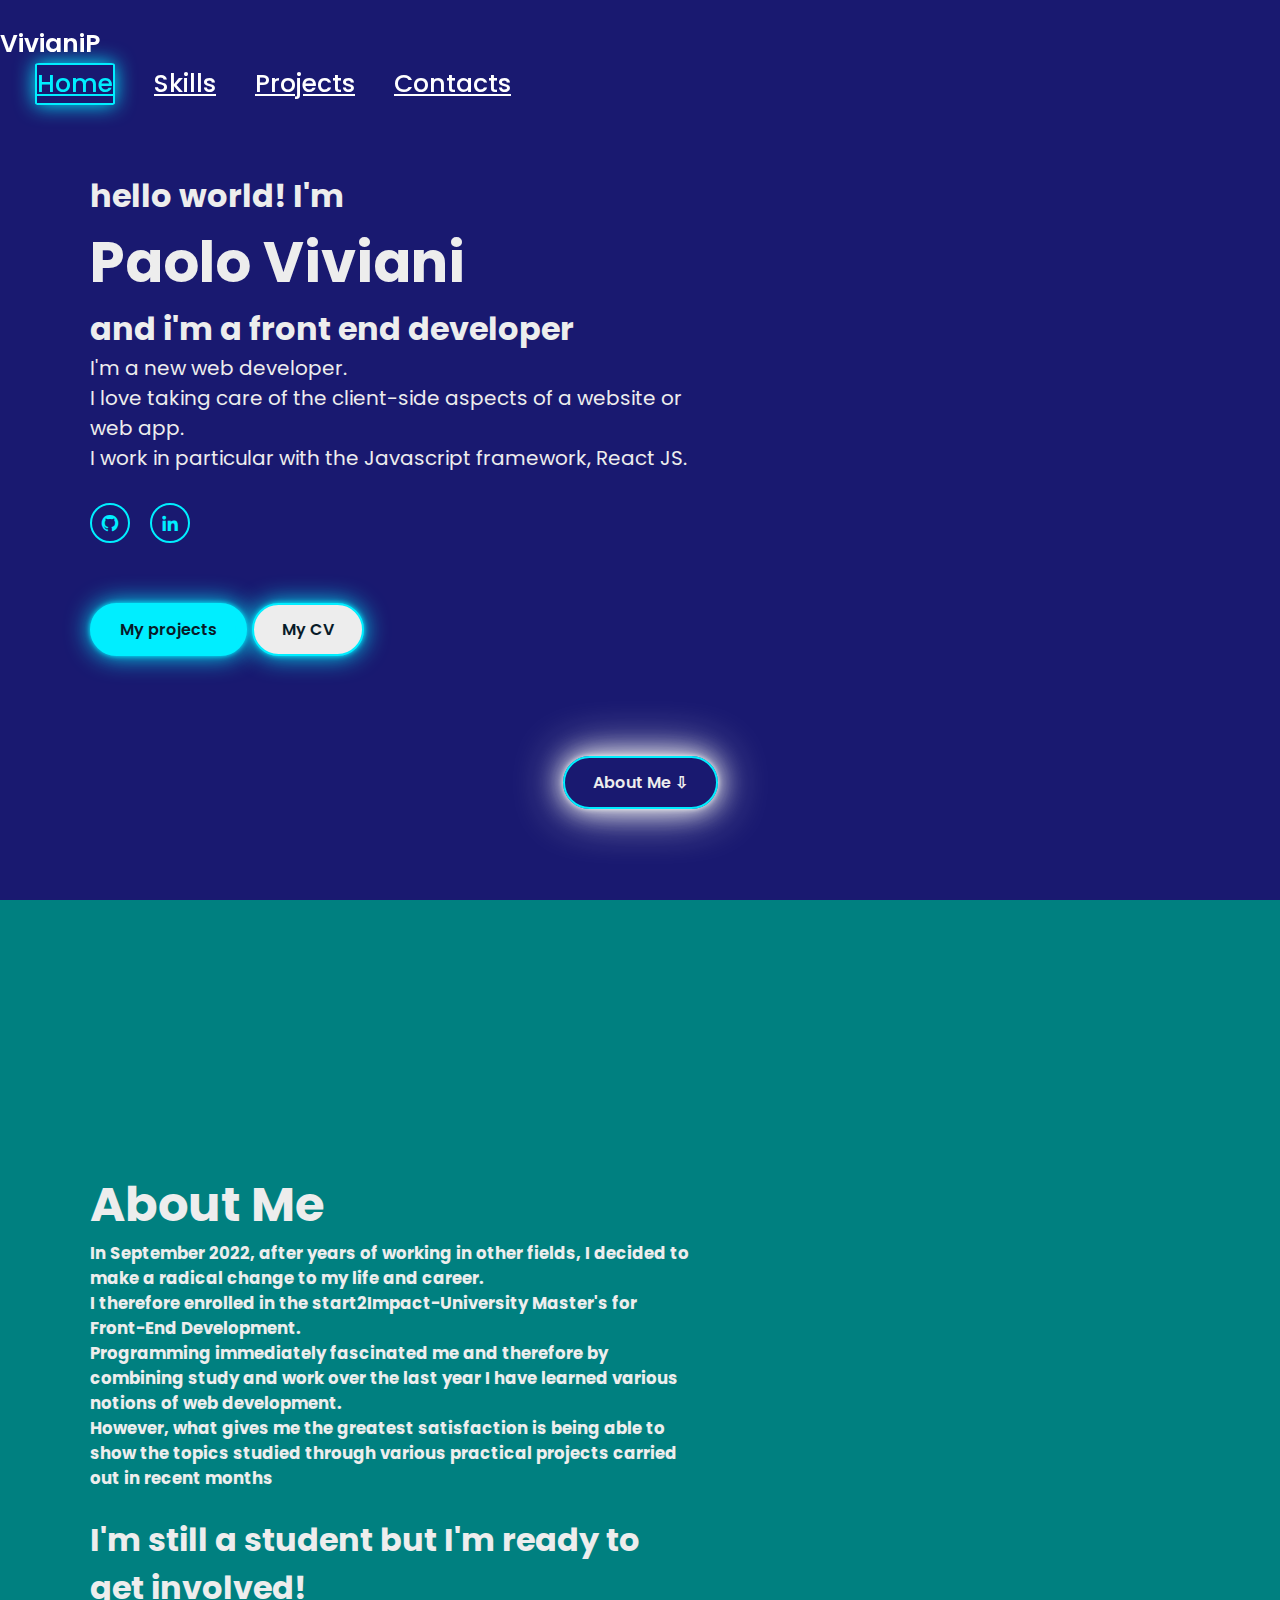
<file: index.html>
<!DOCTYPE html>
<html lang="en">
<head>
    <meta charset="UTF-8">
    <meta name="viewport" content="width=device-width, initial-scale=0.8">
    <link rel="preconnect" href="https://fonts.googleapis.com">
    <link rel="preconnect" href="https://fonts.gstatic.com" crossorigin>
    <link href="https://fonts.googleapis.com/css2?family=Poppins:ital,wght@0,200;0,300;0,400;0,600;0,700;0,900;1,200;1,300;1,400;1,600;1,700;1,900&display=swap" rel="stylesheet">
    <link href="https://cdn.jsdelivr.net/npm/bootstrap@5.3.1/dist/css/bootstrap.min.css" rel="stylesheet" integrity="sha384-4bw+/aepP/YC94hEpVNVgiZdgIC5+VKNBQNGCHeKRQN+PtmoHDEXuppvnDJzQIu9" crossorigin="anonymous">
    <link rel="stylesheet" href="assets/style.css">
    <link href='https://unpkg.com/boxicons@2.1.4/css/boxicons.min.css' rel='stylesheet'>
    <link rel="icon" href="./assets/images/Logo_vp.png" type="image/png">
    <title>Paolo Viviani | Front-end Developer</title>
    <!-- Facebook Open Graph -->
    <meta property="og:title" content="Portfolio | Paolo Viviani" />
    <meta property="og:type" content="website" />
    <meta property="og:description" content="My first HTML and CSS Website" />
    <meta property="og:url" content="https://paolovv.github.io/ProgettoHtmlCss-paoloViviani/" />
    <meta property="og:image" content="https://paolovv.github.io/ProgettoHtmlCss-paoloViviani/assets/images/sfondo_occhiali_codice.jpg" />
    <!-- Twitter Open Graph -->
    <meta name="twitter:card" content="summary_large_image" />
</head>
<body>
  <header class="header header-no-scrolled" id="navbar">
    <nav class="navbar navbar-expand-md w-100">
      <div class="container-fluid logo-container mx-4 p-0 w-100 d-flex justify-content-between">
        <a href="#" class="logo">VivianiP</a>
        <button class="btn-toggle" type="button" data-bs-toggle="collapse" data-bs-target="#navbarNavDropdown" aria-controls="navbarNavDropdown" aria-expanded="false" aria-label="Toggle navigation">
            <i class='bx bx-menu'></i>
        </button>
        
        <div class="collapse navbar-collapse hidden-menu" id="navbarNavDropdown">
            <div class="navbar-nav">
              <a class="nav-link current" aria-current="page" href="index.html">Home</a>
              <a class="nav-link" href="skills.html">Skills</a>
              <a class="nav-link" href="projects.html">Projects</a>
              <a class="nav-link" href="contact.html">Contacts</a>
            </div>
        </div>
      </div>
    </nav>
  </header>

  <section class="home-section1">
    <div class="home-content">
      <h3>hello world! I'm</h3>
      <!-- h1 TAG -->
      <h1>Paolo Viviani</h1>
      <h3>and i'm a front end developer</h3>
      <p>I'm a new web developer. <br>
        I love taking care of the client-side aspects of a website or web app. <br>
        I work in particular with the Javascript framework, React JS.
      </p>
      <div  class="home-social">
        <!-- <a href="#"><i class='bx bxl-facebook'></i></a> -->
        <!-- <a href="" target="_blank"><i class='bx bxl-instagram'></i></a> -->
        <!-- <a href="#"><i class='bx bxl-whatsapp'></i></a> -->
        <a href="https://github.com/PaoloVV" target="_blank" rel="noopener"><i class='bx bxl-github'></i></a>
        <a href="https://www.linkedin.com/in/paolo-viviani-aa1618278" target="_blank" rel="noopener"><i class='bx bxl-linkedin'></i></a>
      </div>
      <div class="btn-box-container d-flex justify-content-between">
        <a href="projects.html" class="btn-box-project" target="_blank" rel="noopener">My projects</a>
        <a href="assets/curriculum/Curriculum.html" target="_blank" rel="noopener" class="btn-box-cv">My CV</a>
      </div>
      
      
    </div>
    <div class="btn-box-about-container">
      <a href="#about" class="btn-box-about">About Me ⇩</a>
    </div>
  </section>

  <section class="home-section2">
    <div class="home-content">
      <h2 id="about">About Me</h2>
      <h5>
        In September 2022, after years of working in other fields, I decided to make a radical change to my life and career. <br>
        I therefore enrolled in the start2Impact-University Master's for Front-End Development.<br>
        Programming immediately fascinated me and therefore by combining study and work over the last year I have learned various notions of web development. <br>
        However, what gives me the greatest satisfaction is being able to show the topics studied through various practical projects carried out in recent months <br><br>
        <h3>I'm still a student but I'm ready to get involved!</h3>
      </h5>
    </div>
    
  </section>


      <script src="https://cdn.jsdelivr.net/npm/bootstrap@5.3.1/dist/js/bootstrap.bundle.min.js" integrity="sha384-HwwvtgBNo3bZJJLYd8oVXjrBZt8cqVSpeBNS5n7C8IVInixGAoxmnlMuBnhbgrkm" crossorigin="anonymous"></script>
      <script src="assets/app.js"></script>

</body>
</html>
</file>
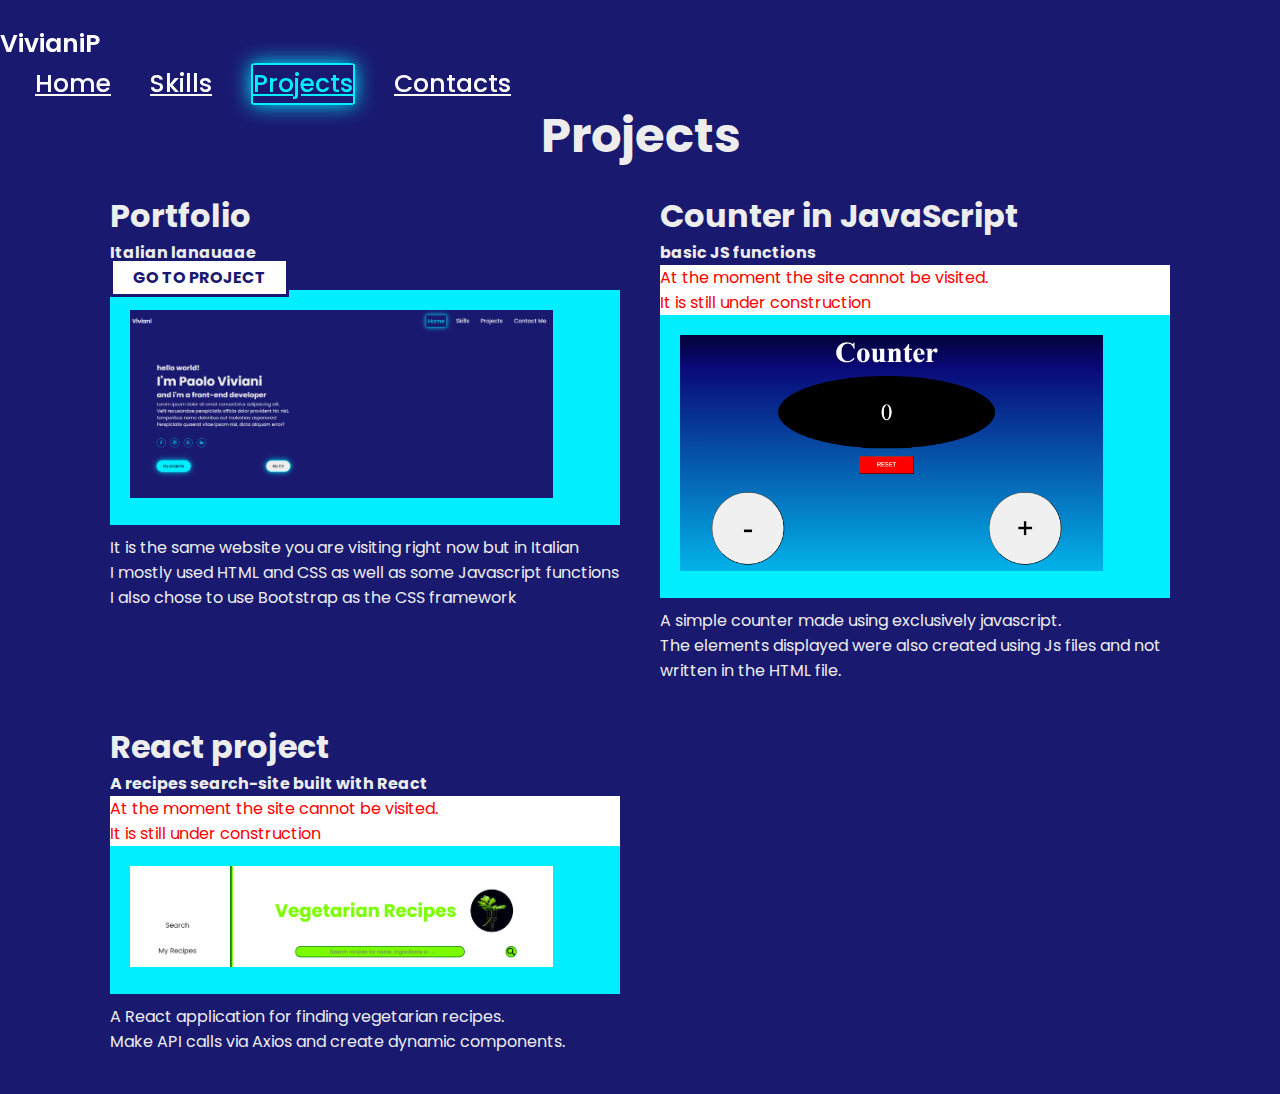
<file: projects.html>
<!DOCTYPE html>
<html lang="en">
<head>
    <meta charset="UTF-8">
    <meta name="viewport" content="width=device-width, initial-scale=0.8">
    <link rel="preconnect" href="https://fonts.googleapis.com">
    <link rel="preconnect" href="https://fonts.gstatic.com" crossorigin>
    <link href="https://fonts.googleapis.com/css2?family=Poppins:ital,wght@0,200;0,300;0,400;0,600;0,700;0,900;1,200;1,300;1,400;1,600;1,700;1,900&display=swap" rel="stylesheet">
    <link href="https://cdn.jsdelivr.net/npm/bootstrap@5.3.1/dist/css/bootstrap.min.css" rel="stylesheet" integrity="sha384-4bw+/aepP/YC94hEpVNVgiZdgIC5+VKNBQNGCHeKRQN+PtmoHDEXuppvnDJzQIu9" crossorigin="anonymous">
    <link rel="stylesheet" href="assets/style.css">
    <link href='https://unpkg.com/boxicons@2.1.4/css/boxicons.min.css' rel='stylesheet'>
    <link rel="icon" href="./assets/images/Logo_vp.png" type="image/png">
    <title>Paolo Viviani | Projects</title>
    <!-- Facebook Open Graph -->
    <meta property="og:title" content="Projects | Paolo Viviani" />
    <meta property="og:type" content="website" />
    <meta property="og:description" content="My projects as a Front-end Developer" />
    <meta property="og:url" content="https://paolovv.github.io/ProgettoHtmlCss-paoloViviani/projects" />
    <meta property="og:image" content="https://paolovv.github.io/ProgettoHtmlCss-paoloViviani/assets/images/sfondo_occhiali_codice.jpg" />
    <!-- Twitter Open Graph -->
    <meta name="twitter:card" content="summary_large_image" />
</head>
<body>
    <header class="header header-no-scrolled" id="navbar"">
        <nav class="navbar navbar-expand-md w-100">
          <div class="container-fluid mx-4 p-0 w-100 d-flex justify-content-between">
            <a href="#" class="logo">VivianiP</a>
            <button class="btn-toggle" type="button" data-bs-toggle="collapse" data-bs-target="#navbarNavAltMarkup" aria-controls="navbarNavAltMarkup" aria-expanded="false" aria-label="Toggle navigation">
              <i class='bx bx-menu'></i>
            </button>
            <div class="collapse navbar-collapse hidden-menu" id="navbarNavAltMarkup">
              <div class="navbar-nav">
                <a class="nav-link" aria-current="page" href="index.html">Home</a>
                <a class="nav-link" href="skills.html">Skills</a>
                <a class="nav-link current" href="projects.html">Projects</a>
                <a class="nav-link" href="contact.html">Contacts</a>
              </div>
            </div>
          </div>
        </nav>
      </header>

      <section class="home-section3">
        <h2>Projects</h2>
        <div class="project-container">
          <div class="project-items">
            <div class="text-center">
              <h3>Portfolio</h3>
              <h4>Italian language</h4>
              <!-- <div class="alert-project">At the moment the site cannot be visited. <br>
                It is still under construction</div> -->
              <a href="https://paolovv.github.io/SitoPortfolioPv/" target="_blank" rel="noopener" class="link-project">GO TO PROJECT</a>
            </div>
            <div class="text-center container-img-projects"><img src="./assets/images/sito-portfolio-inglese.png" alt="Italian portfolio preview"></div>
            <div class="text-center">
              <p>It is the same website you are visiting right now but in Italian <br>
                I mostly used HTML and CSS as well as some Javascript functions <br>
                I also chose to use Bootstrap as the CSS framework
              </p>
            </div>
          </div>
          <div class="project-items">
            <div class="text-center">
              <h3>Counter in JavaScript</h3>
              <h4>basic JS functions</h4>
              <div class="alert-project">At the moment the site cannot be visited. <br>
                It is still under construction</div>
            </div>
            <div class="text-center container-img-projects"><img src="./assets/images/javascript-counter.png" alt="Counter Js preview"></div>
            <div class="text-center">
              <p>A simple counter made using exclusively javascript. <br>
                The elements displayed were also created using Js files and not written in the HTML file.
              </p>
            </div>
          </div>
          <div class="project-items">
            <div class="text-center">
              <h3>React project</h3>
              <h4>A recipes search-site built with React</h4>
              <div class="alert-project">At the moment the site cannot be visited. <br>
                  It is still under construction</div>
            <div class="text-center container-img-projects"><img src="./assets/images/react-recipes.png" alt="React project preview"></div>
            </div>
            <div>
              <p>A React application for finding vegetarian recipes. <br>
                Make API calls via Axios and create dynamic components.
              </p>
            </div>
          </div>
          <div></div>
          <div></div>
        </div>
      </section>

      <script src="https://cdn.jsdelivr.net/npm/bootstrap@5.3.1/dist/js/bootstrap.bundle.min.js" integrity="sha384-HwwvtgBNo3bZJJLYd8oVXjrBZt8cqVSpeBNS5n7C8IVInixGAoxmnlMuBnhbgrkm" crossorigin="anonymous"></script>
      <script src="assets/app.js"></script>
</body>
</html>
</file>
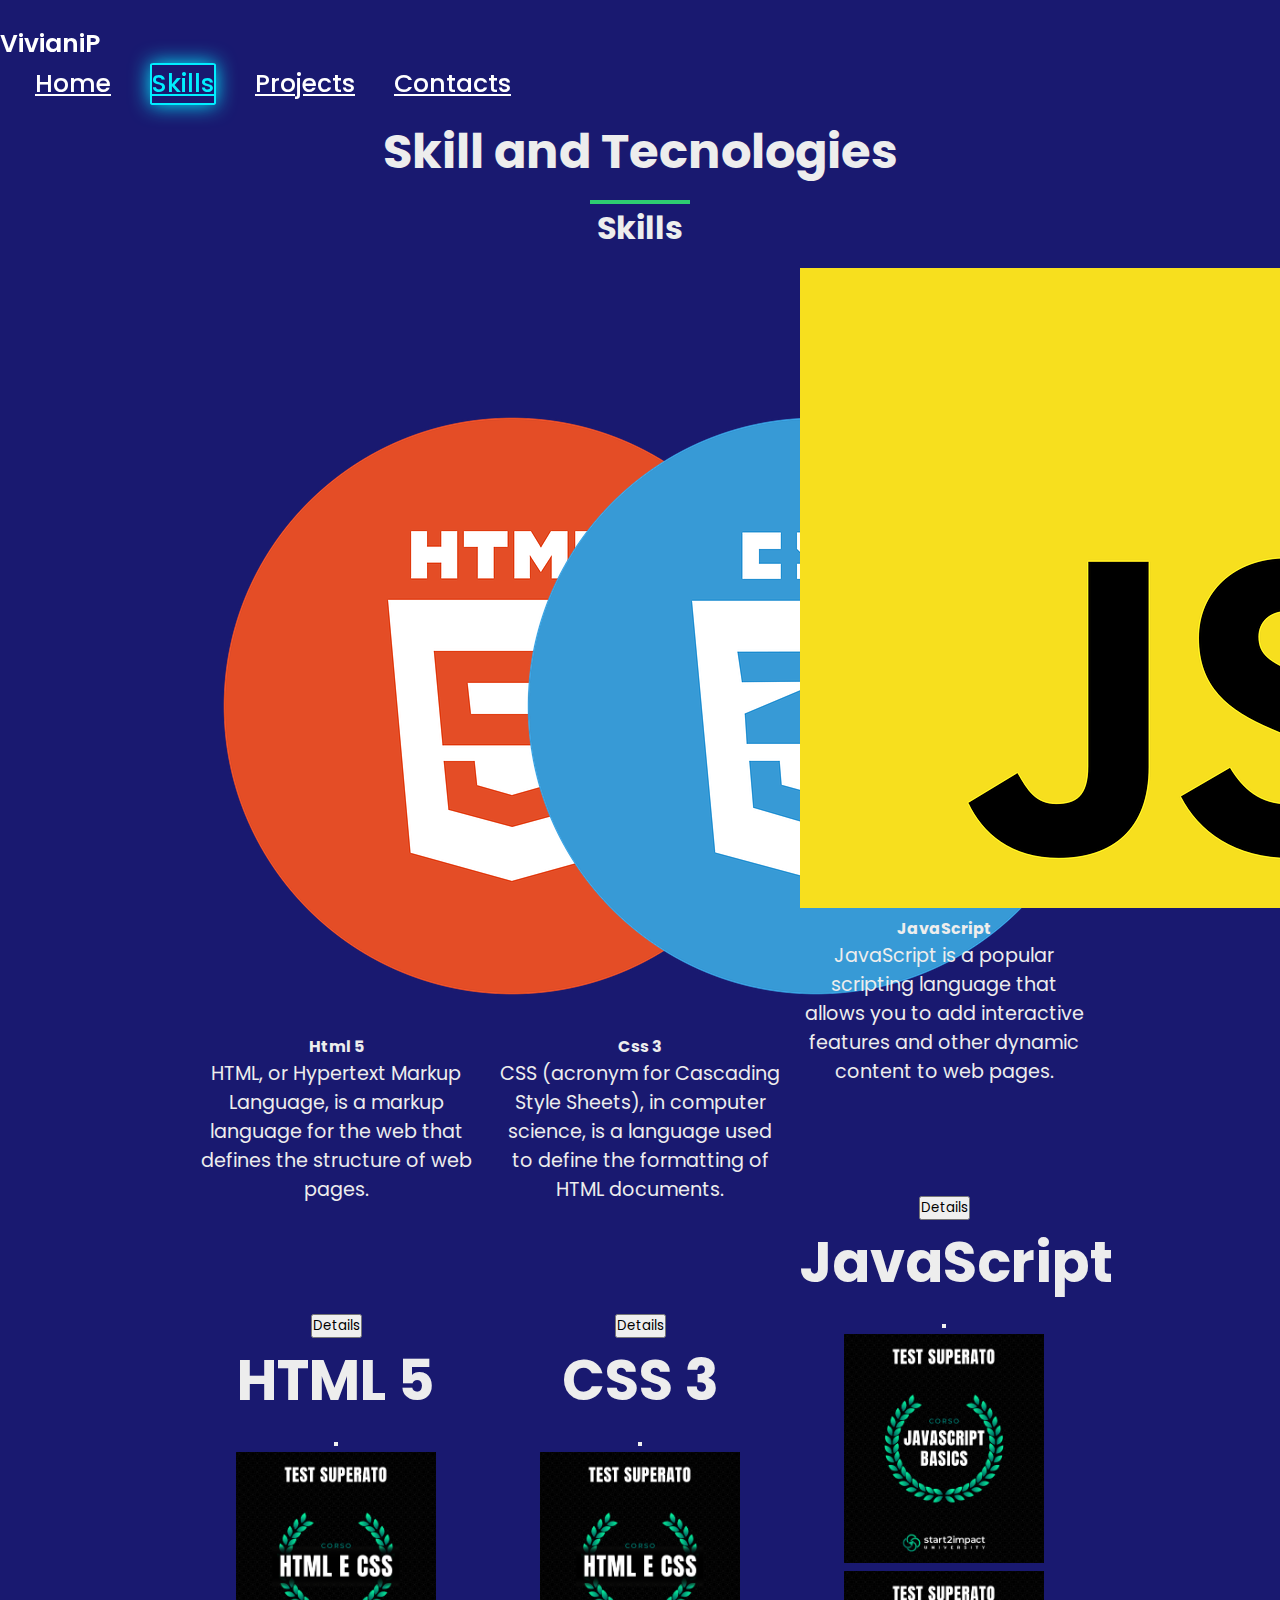
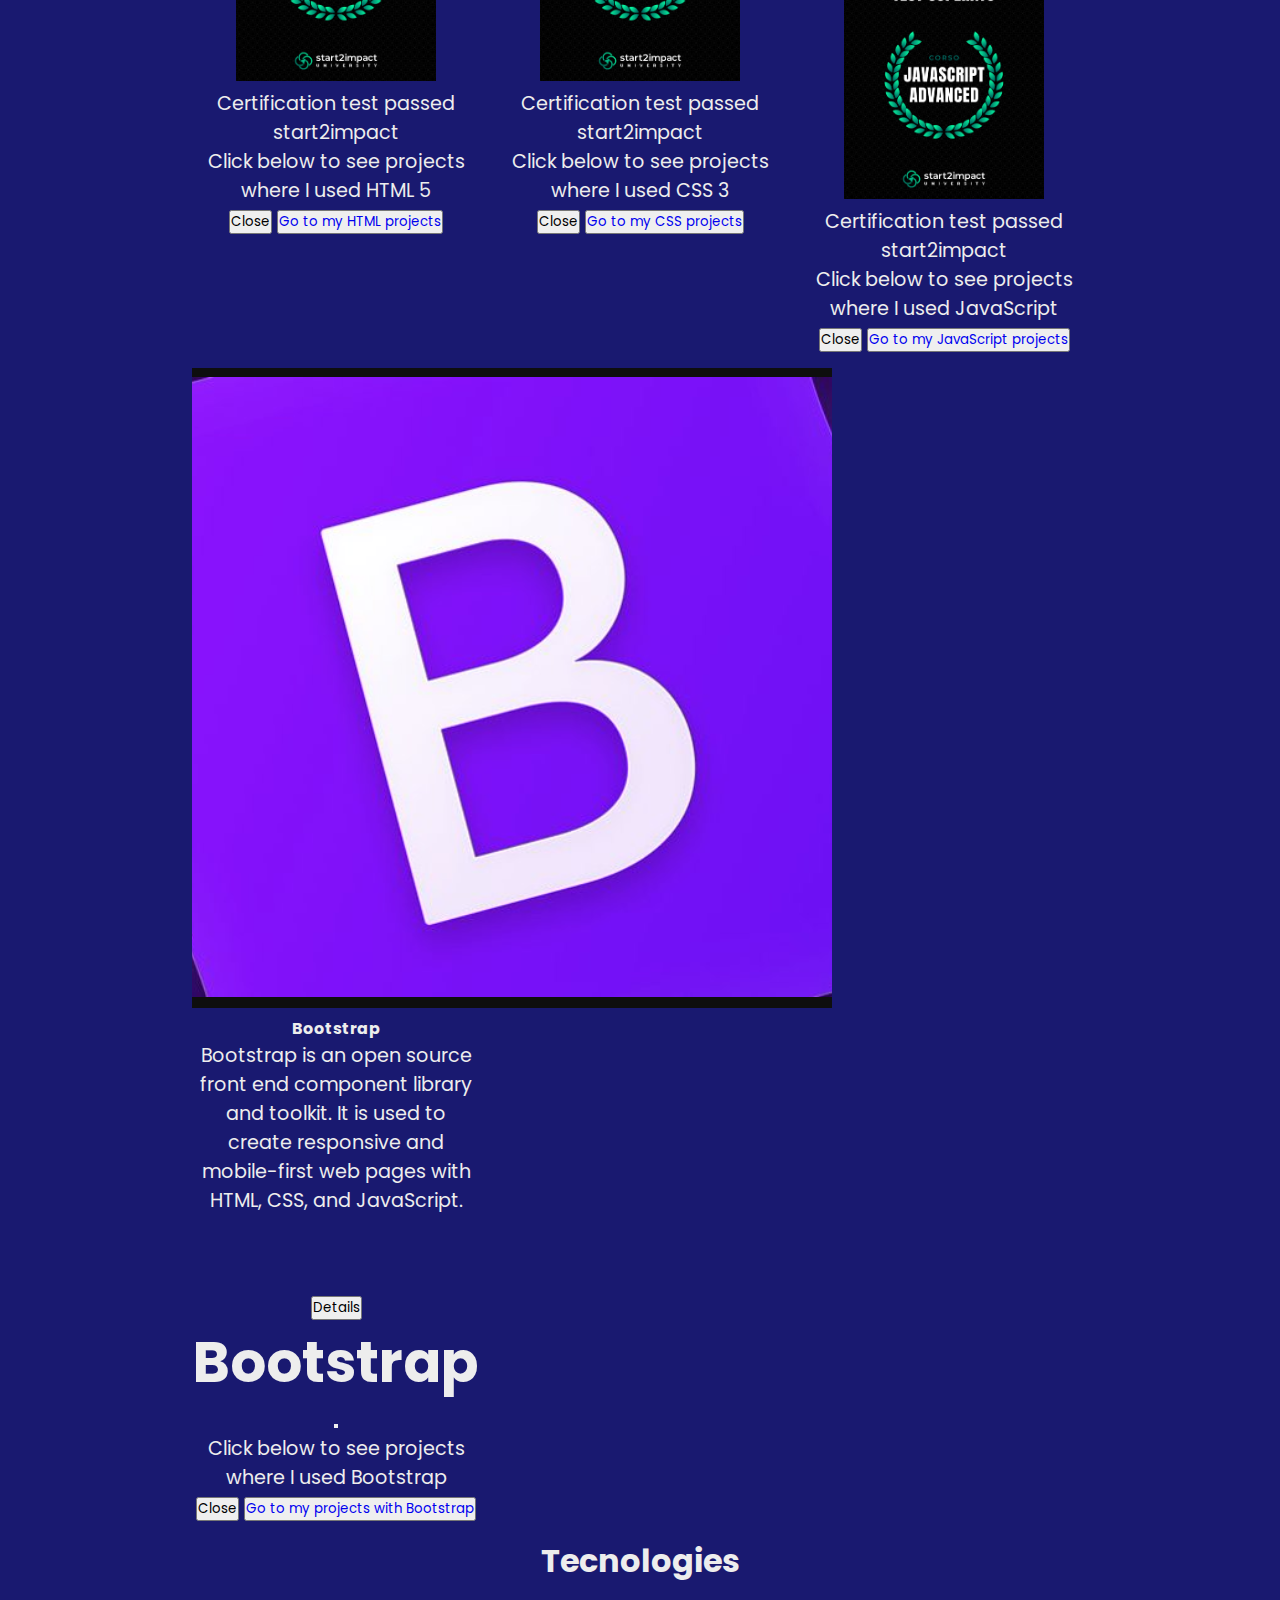
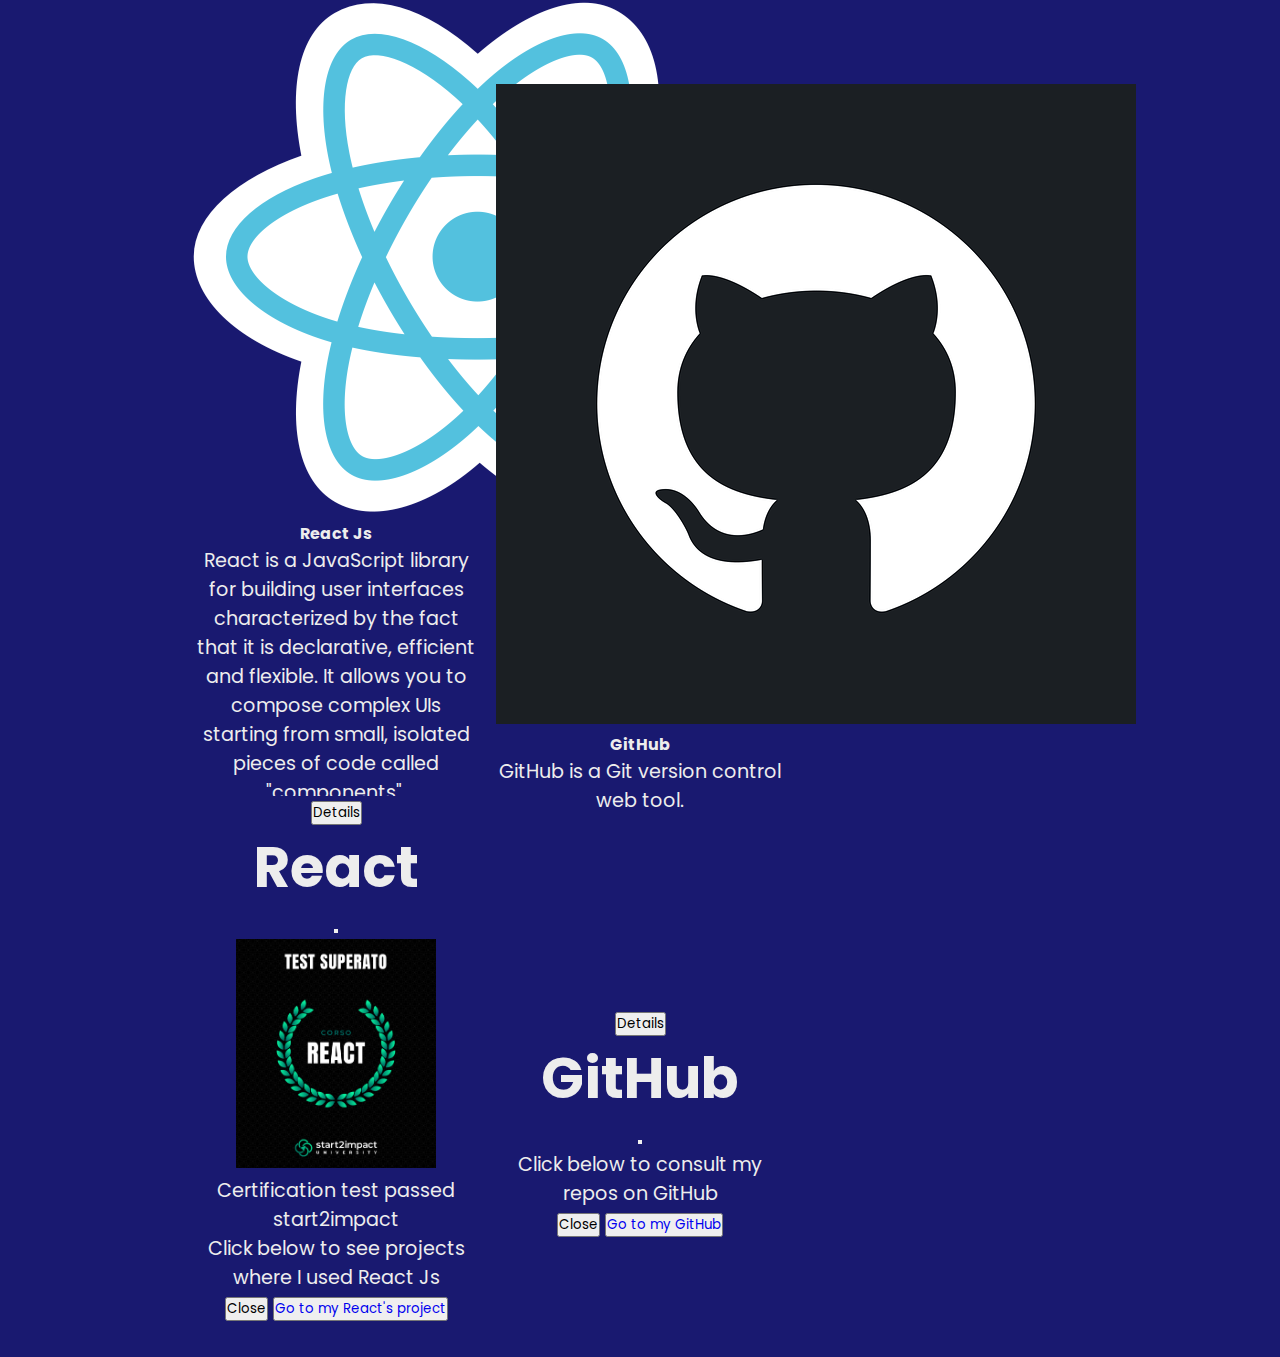
<file: skills.html>
<!DOCTYPE html>
<html lang="en">
<head>
    <meta charset="UTF-8">
    <meta name="viewport" content="width=device-width, initial-scale=0.8">
    <link rel="preconnect" href="https://fonts.googleapis.com">
    <link rel="preconnect" href="https://fonts.gstatic.com" crossorigin>
    <link href="https://fonts.googleapis.com/css2?family=Poppins:ital,wght@0,200;0,300;0,400;0,600;0,700;0,900;1,200;1,300;1,400;1,600;1,700;1,900&display=swap" rel="stylesheet">
    <link href="https://cdn.jsdelivr.net/npm/bootstrap@5.3.1/dist/css/bootstrap.min.css" rel="stylesheet" integrity="sha384-4bw+/aepP/YC94hEpVNVgiZdgIC5+VKNBQNGCHeKRQN+PtmoHDEXuppvnDJzQIu9" crossorigin="anonymous">
    <link rel="stylesheet" href="assets/style.css">
    <link href='https://unpkg.com/boxicons@2.1.4/css/boxicons.min.css' rel='stylesheet'>
    <link rel="icon" href="./assets/images/Logo_vp.png" type="image/png">
    <title>Paolo Viviani | Skills</title>
    <!-- Facebook Open Graph -->
    <meta property="og:title" content="Skills | Paolo Viviani" />
    <meta property="og:type" content="website" />
    <meta property="og:description" content="My skills as a Front-end Developer" />
    <meta property="og:url" content="https://paolovv.github.io/ProgettoHtmlCss-paoloViviani/skills" />
    <meta property="og:image" content="https://paolovv.github.io/ProgettoHtmlCss-paoloViviani/assets/images/sfondo_occhiali_codice.jpg"  />
    <!-- Twitter Open Graph -->
    <meta name="twitter:card" content="summary_large_image" />
</head>
<body>
    <header class="header header-no-scrolled" id="navbar">
    
        <nav class="navbar navbar-expand-md w-100">
          <div class="container-fluid  mx-4 p-0 w-100 d-flex justify-content-between">
            <a href="" class="logo">VivianiP</a>
            <button class="btn-toggle" type="button" data-bs-toggle="collapse" data-bs-target="#navbarNavAltMarkup" aria-controls="navbarNavAltMarkup" aria-expanded="false" aria-label="Toggle navigation">
              <i class='bx bx-menu'></i>
            </button>
            <div class="collapse navbar-collapse hidden-menu" id="navbarNavAltMarkup">
              <div class="navbar-nav">
                <a class="nav-link" aria-current="page" href="index.html">Home</a>
                <a class="nav-link current" href="skills.html">Skills</a>
                <a class="nav-link" href="projects.html">Projects</a>
                <a class="nav-link" href="contact.html">Contacts</a>
              </div>
            </div>
          </div>
        </nav>
      </header>

      <section class="home-section3 d-flex flex-column">
        <div class="section-header mb-5">
          <h2>Skill and Tecnologies</h2>
        </div>

        <h3>Skills</h3>
        <div class="container">
          <div class="card">
            <div class="card-img">
              <img src="./assets/images/logo_html.png" class="card-img-top" alt="HTML Logo">
            </div>
            
            <div class="card-body">
              <h5 class="card-title">Html 5</h5>
              <p class="card-text">HTML, or Hypertext Markup Language, is a markup language for the web that defines the structure of web pages.</p>
              <!-- <a href="#" class="btn btn-primary"> -->
<!-- START MODAL -->
                                              <!-- Button trigger modal -->
                              <button type="button" class="btn btn-primary" data-bs-toggle="modal" data-bs-target="#exampleModal">
                                Details
                              </button>

                              <!-- Modal -->
                              <div class="modal fade" id="exampleModal" tabindex="-1" aria-labelledby="exampleModalLabel" aria-hidden="true">
                                <div class="modal-dialog modal-dialog-centered">
                                  <div class="modal-content">
                                    <div class="modal-header">
                                      <h1 class="modal-title text-dark fs-5" id="exampleModalLabel">HTML 5</h1>
                                      <button type="button" class="btn-close" data-bs-dismiss="modal" aria-label="Close"></button>
                                    </div>
                                    <div class="modal-body text-dark d-flex flex-row justify-content-around align-items-center">
                                      <img src="./assets/images/HTML_e_CSS_Certificato.png" alt="HTML and CSS certificate">
                                      <div class="p-4">
                                        <p>Certification test passed <br>
                                            start2impact
                                        </p>
                                        <p>
                                          Click below to see projects where I used HTML 5
                                        </p>
                                      </div>
                                      
                                    </div>
                                    <div class="modal-footer d-flex justify-content-between">
                                      <button type="button" class="btn btn-secondary" data-bs-dismiss="modal">Close</button>
                                      <button type="button" class="btn btn-primary"><a class="text-white" href="projects.html">Go to my HTML projects</a></button>
                                    </div>
                                  </div>
                                </div>
                              </div>
<!-- END MODAL-->
            </div>
          </div> 

          <div class="card">
            <div class="card-img">
              <img src="./assets/images/logo_css.png" class="card-img-top" alt="CSS Logo">
            </div>
            
            <div class="card-body">
              <h5 class="card-title">Css 3</h5>
              <p class="card-text">CSS (acronym for Cascading Style Sheets), in computer science, is a language used to define the formatting of HTML documents.</p>
              <!-- Button trigger modal -->
<!-- START MODAL -->

                                <button type="button" class="btn btn-primary" data-bs-toggle="modal" data-bs-target="#modalCSS">
                                  Details
                                </button>

                                <!-- Modal -->
                                <div class="modal fade" id="modalCSS" tabindex="-1" aria-labelledby="exampleModalLabel" aria-hidden="true">
                                  <div class="modal-dialog modal-dialog-centered">
                                    <div class="modal-content">
                                      <div class="modal-header">
                                        <h1 class="modal-title text-dark fs-5" id="exampleModalLabel">CSS 3</h1>
                                        <button type="button" class="btn-close" data-bs-dismiss="modal" aria-label="Close"></button>
                                      </div>
                                      <div class="modal-body text-dark d-flex flex-row justify-content-around align-items-center">
                                        <img src="./assets/images/HTML_e_CSS_Certificato.png" alt="HTML and CSS certificate">
                                        <div class="p-4">
                                          <p>Certification test passed <br>
                                              start2impact
                                          </p>
                                          <p>
                                            Click below to see projects where I used CSS 3
                                          </p>
                                        </div>
                                      </div>
                                      <div class="modal-footer d-flex justify-content-between">
                                        <button type="button" class="btn btn-secondary" data-bs-dismiss="modal">Close</button>
                                        <button type="button" class="btn btn-primary"><a class="text-white" href="projects.html">Go to my CSS projects</a></button>
                                      </div>
                                    </div>
                                  </div>
                                </div>
<!-- END MODAL-->

            </div>
          </div> 

          <div class="card">
            <div class="card-img">
              <img src="./assets/images/logo_js.png" class="card-img-top" alt="JavaScript Logo">
            </div>
            <div class="card-body">
              <h5 class="card-title">JavaScript</h5>
              <p class="card-text">
                JavaScript is a popular scripting language that allows you to add interactive features and other dynamic content to web pages.</p>
              <!-- Button trigger modal -->
<!-- START MODAL -->
                                <button type="button" class="btn btn-primary" data-bs-toggle="modal" data-bs-target="#modalJS">
                                  Details
                                </button>

                                <!-- Modal -->
                                <div class="modal fade" id="modalJS" tabindex="-1" aria-labelledby="exampleModalLabel" aria-hidden="true">
                                  <div class="modal-dialog modal-dialog-centered">
                                    <div class="modal-content">
                                      <div class="modal-header">
                                        <h1 class="modal-title text-dark fs-5" id="exampleModalLabel">JavaScript</h1>
                                        <button type="button" class="btn-close" data-bs-dismiss="modal" aria-label="Close"></button>
                                      </div>
                                      <div class="modal-body text-dark d-flex flex-row justify-content-around align-items-center">
                                        <div class="d-flex flex-column">
                                          <img src="./assets/images/JavaScript_Basics_Certificato.png" alt="JavaScript Basics certificate">
                                          <img src="./assets/images/JavaScript_Advanced_Certificato.png" alt="Javascript Advanced certificate">
                                        </div>

                                        <div class="p-4 d-flex flex-column justify-content-between">
                                          <p>Certification test passed <br>
                                              start2impact
                                          </p>
                                          <p>
                                            Click below to see projects where I used JavaScript
                                          </p>
                                        </div>
                                        
                                      </div>
                                      <div class="modal-footer d-flex justify-content-between">
                                        <button type="button" class="btn btn-secondary" data-bs-dismiss="modal">Close</button>
                                        <button type="button" class="btn btn-primary"><a class="text-white" href="projects.html">Go to my JavaScript projects</a></button>
                                      </div>
                                    </div>
                                  </div>
                                </div>
<!-- END MODAL-->
            </div>
          </div> 

          <div class="card">
            <div class="card-img">
              <img src="./assets/images/logo_bootstrap_def.png" class="card-img-top" alt="Bootstrap Logo">
            </div>
            <div class="card-body">
              <h5 class="card-title">Bootstrap</h5>
              <p class="card-text">Bootstrap is an open source front end component library and toolkit. It is used to create responsive and mobile-first web pages with HTML, CSS, and JavaScript.</p>
                                  <button type="button" class="btn btn-primary" data-bs-toggle="modal" data-bs-target="#modalBootstrap">
                                    Details
                                  </button>

                                  <!-- Modal -->
                                  <div class="modal fade" id="modalBootstrap" tabindex="-1" aria-labelledby="exampleModalLabel" aria-hidden="true">
                                    <div class="modal-dialog modal-dialog-centered">
                                      <div class="modal-content">
                                        <div class="modal-header">
                                          <h1 class="modal-title text-dark fs-5" id="exampleModalLabel">Bootstrap</h1>
                                          <button type="button" class="btn-close" data-bs-dismiss="modal" aria-label="Close"></button>
                                        </div>
                                        <div class="modal-body text-dark d-flex flex-row justify-content-around align-items-center">
                                          <div class="d-flex flex-column">
                                          </div>

                                          <div class="p-4 d-flex flex-column justify-content-between">
                                            <p>
                                              Click below to see projects where I used Bootstrap
                                            </p>
                                          </div>
                                          
                                        </div>
                                        <div class="modal-footer d-flex justify-content-between">
                                          <button type="button" class="btn btn-secondary" data-bs-dismiss="modal">Close</button>
                                          <button type="button" class="btn btn-primary"><a class="text-white" href="projects.html">Go to my projects with Bootstrap</a></button>
                                        </div>
                                      </div>
                                    </div>
                                  </div>
            </div>
          </div>
        </div>

        <h3 class="mt-5">Tecnologies</h3>

        <div class="container">
          <div class="card">
            <div class="card-img">
              <img src="./assets/images/react-logo.png" class="card-img-top" alt="ReactJs Logo">
            </div>
            <div class="card-body">
              <h5 class="card-title">React Js</h5>
                  <p class="card-text">React is a JavaScript library for building user interfaces characterized by the fact that it is declarative, efficient and flexible. It allows you to compose complex UIs starting from small, isolated pieces of code called "components". </p>
<!-- START MODAL -->
                                  <button type="button" class="btn btn-primary" data-bs-toggle="modal" data-bs-target="#modalAngular">
                                    Details
                                  </button>

                                  <!-- Modal -->
                                  <div class="modal fade" id="modalAngular" tabindex="-1" aria-labelledby="exampleModalLabel" aria-hidden="true">
                                    <div class="modal-dialog modal-dialog-centered">
                                      <div class="modal-content">
                                        <div class="modal-header">
                                          <h1 class="modal-title text-dark fs-5" id="exampleModalLabel">React</h1>
                                          <button type="button" class="btn-close" data-bs-dismiss="modal" aria-label="Close"></button>
                                        </div>
                                        <div class="modal-body text-dark d-flex flex-row justify-content-around align-items-center">
                                          <div class="d-flex flex-column align-items-center">
                                              <img src="./assets/images/React_Certificato.png" alt="React certificate">
                                              <div class="p-4">
                                                <p>Certification test passed <br>
                                                    start2impact
                                                </p>
                                                <p>
                                                  Click below to see projects where I used React Js
                                                </p>
                                              </div>
                                          </div>

                                          <!-- <div class="p-4 d-flex flex-column justify-content-between">
                                            <p>
                                              Click below to see projects where I used React
                                            </p>
                                          </div> -->
                                          
                                        </div>
                                        <div class="modal-footer d-flex justify-content-between">
                                          <button type="button" class="btn btn-secondary" data-bs-dismiss="modal">Close</button>
                                          <button type="button" class="btn btn-primary"><a class="text-white" href="projects.html">Go to my React's project</a></button>
                                        </div>
                                      </div>
                                    </div>
                                  </div>
<!-- END MODAL -->
            </div>
          </div>

          <div class="card">
            <div class="card-img">
              <img src="./assets/images/logo_github.png" class="card-img-top" alt="Github Logo">
            </div>
            <div class="card-body">
              <h5 class="card-title">GitHub</h5>
              <p class="card-text">GitHub is a Git version control web tool.</p>
<!-- START MODAL -->
                                    <button type="button" class="btn btn-primary" data-bs-toggle="modal" data-bs-target="#modalGitHub">
                                      Details
                                    </button>

                                    <!-- Modal -->
                                    <div class="modal fade" id="modalGitHub" tabindex="-1" aria-labelledby="exampleModalLabel" aria-hidden="true">
                                      <div class="modal-dialog modal-dialog-centered">
                                        <div class="modal-content">
                                          <div class="modal-header">
                                            <h1 class="modal-title text-dark fs-5" id="exampleModalLabel">GitHub</h1>
                                            <button type="button" class="btn-close" data-bs-dismiss="modal" aria-label="Close"></button>
                                          </div>
                                          <div class="modal-body text-dark d-flex flex-row justify-content-around align-items-center">
                                            <div class="d-flex flex-column">
                                            </div>

                                            <div class="p-4 d-flex flex-column justify-content-between">
                                              <p>
                                                Click below to consult my repos on GitHub
                                              </p>
                                            </div>
                                            
                                          </div>
                                          <div class="modal-footer d-flex justify-content-between">
                                            <button type="button" class="btn btn-secondary" data-bs-dismiss="modal">Close</button>
                                            <button type="button" class="btn btn-primary"><a class="text-white" href="https://github.com/PaoloVV" target="_blank" rel="noopener">Go to my GitHub</a></button>
                                          </div>
                                        </div>
                                      </div>
                                    </div>
<!-- END MODAL -->
            </div>
          </div>
        </div>
      </section>


      <script src="https://cdn.jsdelivr.net/npm/bootstrap@5.3.1/dist/js/bootstrap.bundle.min.js" integrity="sha384-HwwvtgBNo3bZJJLYd8oVXjrBZt8cqVSpeBNS5n7C8IVInixGAoxmnlMuBnhbgrkm" crossorigin="anonymous"></script>
      <script src="assets/app.js"></script>
</body>
</html>
</file>
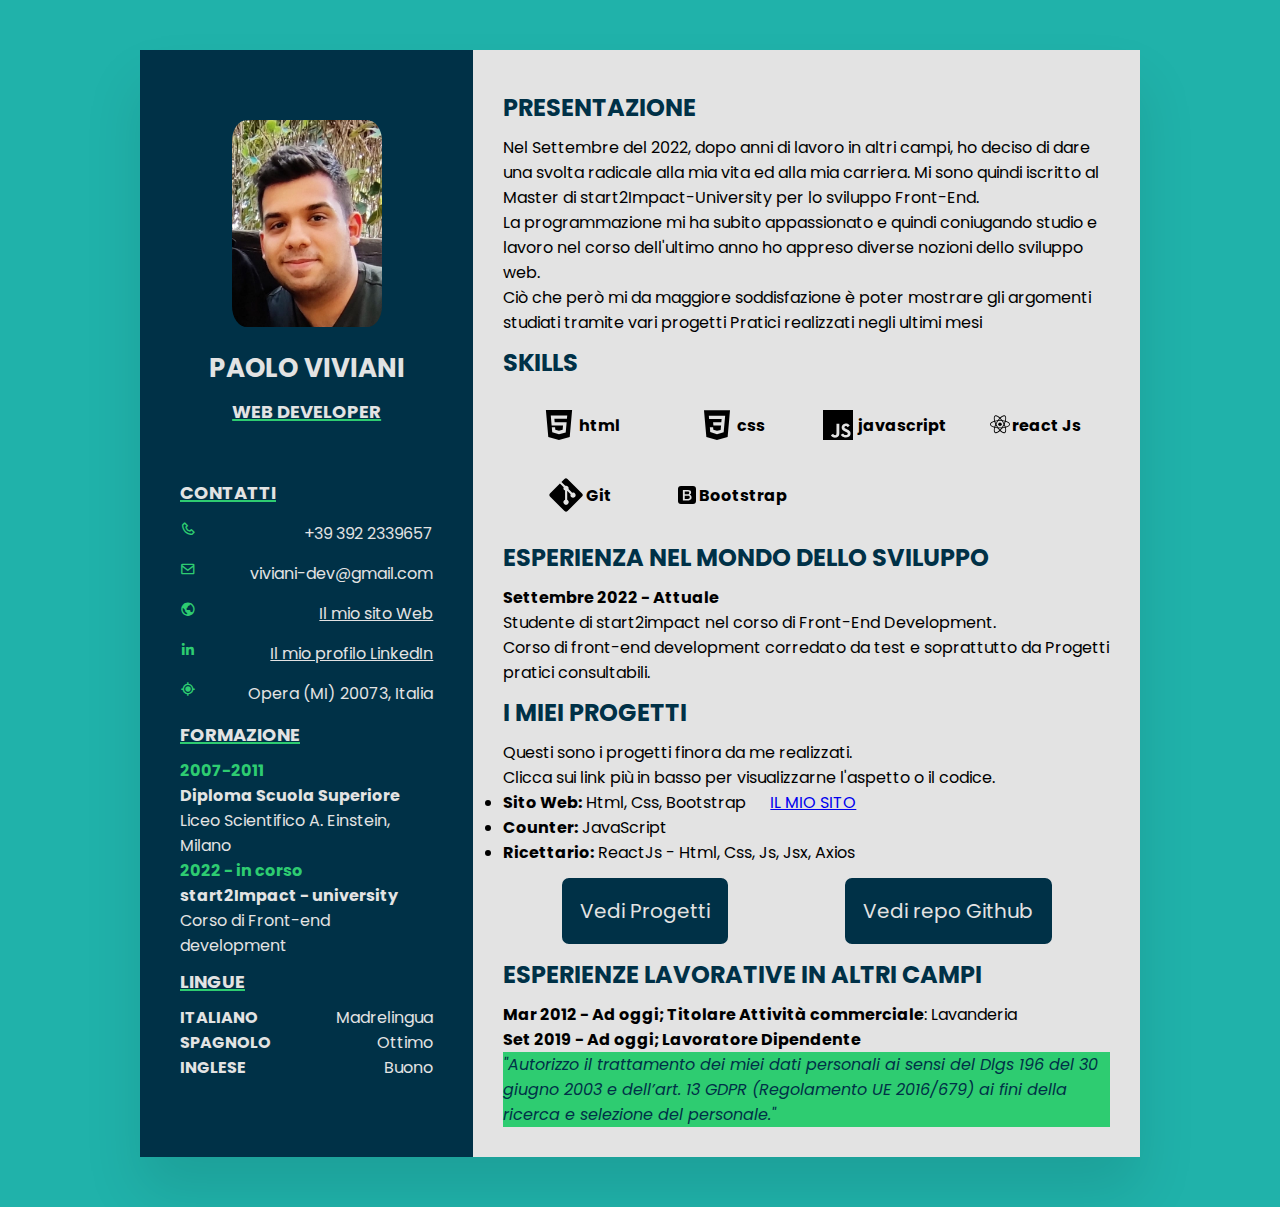
<file: assets/curriculum/Curriculum.html>
<!DOCTYPE html>
<html lang="en">
<head>
    <meta charset="UTF-8">
    <meta name="viewport" content="width=device-width, initial-scale=1.0">
    <link rel="icon" href="../images/Logo_vp.png" type="image/png">
    <title>Curriculum</title>
    <link href="https://fonts.googleapis.com/css2?family=Poppins:ital,wght@0,200;0,300;0,400;0,600;0,700;0,900;1,200;1,300;1,400;1,600;1,700;1,900&display=swap" rel="stylesheet">
    <link rel="stylesheet" href="cv-style.css">
    <link href='https://unpkg.com/boxicons@2.1.4/css/boxicons.min.css' rel='stylesheet'>
    <!-- Facebook Open Graph -->
    <meta property="og:title" content="Curriculum | Paolo Viviani" />
    <meta property="og:type" content="website" />
    <meta property="og:description" content="My Curriculum | Paolo Viviani" />
    <meta property="og:url" content="https://paolovv.github.io/ProgettoHtmlCss-paoloViviani/assets/curriculum/Curriculum.html" />
    <meta property="og:image" content="https://paolovv.github.io/ProgettoHtmlCss-paoloViviani/assets/images/sfondo_occhiali_codice.jpg" />
    <!-- Twitter Open Graph -->
    <meta name="twitter:card" content="summary_large_image" />
</head>
<body>
    <div class="container">
        <div class="left-side">
            <div class="profile-text">
                <div class="img-box">
                    <img src="../images/Foto-curriculum.jpg" alt="Curriculum photo">
                </div>
                <!-- H1 Tag -->
                <h1>paolo viviani</h1>
                <h3>web developer</h3>
            </div>

            <!-- <div class="info"> -->
                <div class="contacts">
                    <h3>contatti</h3>
                    <ul class="list-contacts">
                        <li class="contact-item"><i class='bx bx-phone'></i><span>+39 392 2339657</span></li>
                        <li class="contact-item"><i class='bx bx-envelope'></i><span>viviani-dev@gmail.com</span></li>
                        <li class="contact-item"><i class='bx bx-world'></i><span><a href="https://paolovv.github.io/ProgettoHtmlCss-paoloViviani/" target="_blank" rel="noopener">Il mio sito Web</a></span></li>
                        <li class="contact-item"><i class='bx bxl-linkedin' ></i><span><a href="Https://www.linkedin.com/in/paolo-viviani-aa1618278" target="_blank" rel="noopener">Il mio profilo LinkedIn</a></span></li>
                        <li class="contact-item"><i class='bx bx-current-location' ></i><span>Opera (MI) 20073, Italia</span></li>
                    </ul>
                </div>

                <div class="formazione">
                    <h3>formazione</h3>
                    <p style="color: #2ecc71; font-weight: 700;">2007-2011</p>
                    <p><strong>Diploma Scuola Superiore</strong></p>
                    <p>Liceo Scientifico A. Einstein, Milano</p>
                    <p style="color: #2ecc71; font-weight: 700;">2022 - in corso</p>
                    <p><strong>start2Impact - university</strong></p>
                    <p>Corso di Front-end development</p>
                </div>

                <div class="lingue">
                    <h3>lingue</h3>
                    <div class="elenco-lingue"><h4>ITALIANO</h4><p>Madrelingua</p></div>
                    <div class="elenco-lingue"><h4>SPAGNOLO</h4><p>Ottimo</p></div>
                    <div class="elenco-lingue"><h4>INGLESE</h4><p>Buono</p></div>
                </div>
            <!-- </div> -->
        </div>


        <div class="right-side">
            <div>
                <h3>presentazione</h3>
                <p>Nel Settembre del 2022, dopo anni di lavoro in altri campi, ho deciso di dare una svolta radicale alla mia vita ed alla mia carriera. 
                    Mi sono quindi iscritto al Master di start2Impact-University per lo sviluppo Front-End. <br>
                    La programmazione mi ha subito appassionato e quindi coniugando studio e lavoro nel corso dell'ultimo anno ho appreso diverse nozioni dello sviluppo web. <br>
                    Ciò che però mi da maggiore soddisfazione è poter mostrare gli argomenti studiati tramite vari progetti Pratici realizzati negli ultimi mesi
                </p>
            </div>
            <div>
                <h3>skills</h3>
                <div class="skills-container">
                    <div class="skills"><svg xmlns="http://www.w3.org/2000/svg" width="40" height="40" viewBox="0 0 24 24" style="fill: rgba(0, 0, 0, 1);"><path d="M4.136 3.012h15.729l-1.431 16.15-6.451 1.826-6.414-1.826-1.433-16.15zm5.266 7.302-.173-2.035 7.533.002.173-1.963-9.87-.002.522 5.998h6.835l-.243 2.566-2.179.602-2.214-.605-.141-1.58H7.691l.247 3.123L12 17.506l4.028-1.08.558-6.111H9.402v-.001z"></path></svg><h4>html</h4></div>
                    <div class="skills"><svg xmlns="http://www.w3.org/2000/svg" width="40" height="40" viewBox="0 0 24 24" style="fill: rgba(0, 0, 0, 1);"><path d="M4.192 3.143h15.615l-1.42 16.034-6.404 1.812-6.369-1.813L4.192 3.143zM16.9 6.424l-9.8-.002.158 1.949 7.529.002-.189 2.02H9.66l.179 1.913h4.597l-.272 2.62-2.164.598-2.197-.603-.141-1.569h-1.94l.216 2.867L12 17.484l3.995-1.137.905-9.923z"></path></svg><h4>css</h4></div>
                    <div class="skills"><svg xmlns="http://www.w3.org/2000/svg" width="40" height="40" viewBox="0 0 24 24" style="fill: rgba(0, 0, 0, 1);"><path d="M3 3h18v18H3V3zm16.525 13.707c-.131-.821-.666-1.511-2.252-2.155-.552-.259-1.165-.438-1.349-.854-.068-.248-.078-.382-.034-.529.113-.484.687-.629 1.137-.495.293.09.563.315.732.676.775-.507.775-.507 1.316-.844-.203-.314-.304-.451-.439-.586-.473-.528-1.103-.798-2.126-.775l-.528.067c-.507.124-.991.395-1.283.754-.855.968-.608 2.655.427 3.354 1.023.765 2.521.933 2.712 1.653.18.878-.652 1.159-1.475 1.058-.607-.136-.945-.439-1.316-1.002l-1.372.788c.157.359.337.517.607.832 1.305 1.316 4.568 1.249 5.153-.754.021-.067.18-.528.056-1.237l.034.049zm-6.737-5.434h-1.686c0 1.453-.007 2.898-.007 4.354 0 .924.047 1.772-.104 2.033-.247.517-.886.451-1.175.359-.297-.146-.448-.349-.623-.641-.047-.078-.082-.146-.095-.146l-1.368.844c.229.473.563.879.994 1.137.641.383 1.502.507 2.404.305.588-.17 1.095-.519 1.358-1.059.384-.697.302-1.553.299-2.509.008-1.541 0-3.083 0-4.635l.003-.042z"></path></svg><h4>javascript</h4></div>
                    <div class="skills"><svg xmlns="http://www.w3.org/2000/svg" width="24" height="24" viewBox="0 0 24 24" style="fill: rgba(0, 0, 0, 1);"><circle cx="12" cy="11.245" r="1.785"></circle><path d="m7.002 14.794-.395-.101c-2.934-.741-4.617-2.001-4.617-3.452 0-1.452 1.684-2.711 4.617-3.452l.395-.1.111.391a19.507 19.507 0 0 0 1.136 2.983l.085.178-.085.178c-.46.963-.841 1.961-1.136 2.985l-.111.39zm-.577-6.095c-2.229.628-3.598 1.586-3.598 2.542 0 .954 1.368 1.913 3.598 2.54.273-.868.603-1.717.985-2.54a20.356 20.356 0 0 1-.985-2.542zm10.572 6.095-.11-.392a19.628 19.628 0 0 0-1.137-2.984l-.085-.177.085-.179c.46-.961.839-1.96 1.137-2.984l.11-.39.395.1c2.935.741 4.617 2 4.617 3.453 0 1.452-1.683 2.711-4.617 3.452l-.395.101zm-.41-3.553c.4.866.733 1.718.987 2.54 2.23-.627 3.599-1.586 3.599-2.54 0-.956-1.368-1.913-3.599-2.542a20.683 20.683 0 0 1-.987 2.542z"></path><path d="m6.419 8.695-.11-.39c-.826-2.908-.576-4.991.687-5.717 1.235-.715 3.222.13 5.303 2.265l.284.292-.284.291a19.718 19.718 0 0 0-2.02 2.474l-.113.162-.196.016a19.646 19.646 0 0 0-3.157.509l-.394.098zm1.582-5.529c-.224 0-.422.049-.589.145-.828.477-.974 2.138-.404 4.38.891-.197 1.79-.338 2.696-.417a21.058 21.058 0 0 1 1.713-2.123c-1.303-1.267-2.533-1.985-3.416-1.985zm7.997 16.984c-1.188 0-2.714-.896-4.298-2.522l-.283-.291.283-.29a19.827 19.827 0 0 0 2.021-2.477l.112-.16.194-.019a19.473 19.473 0 0 0 3.158-.507l.395-.1.111.391c.822 2.906.573 4.992-.688 5.718a1.978 1.978 0 0 1-1.005.257zm-3.415-2.82c1.302 1.267 2.533 1.986 3.415 1.986.225 0 .423-.05.589-.145.829-.478.976-2.142.404-4.384-.89.198-1.79.34-2.698.419a20.526 20.526 0 0 1-1.71 2.124z"></path><path d="m17.58 8.695-.395-.099a19.477 19.477 0 0 0-3.158-.509l-.194-.017-.112-.162A19.551 19.551 0 0 0 11.7 5.434l-.283-.291.283-.29c2.08-2.134 4.066-2.979 5.303-2.265 1.262.727 1.513 2.81.688 5.717l-.111.39zm-3.287-1.421c.954.085 1.858.228 2.698.417.571-2.242.425-3.903-.404-4.381-.824-.477-2.375.253-4.004 1.841.616.67 1.188 1.378 1.71 2.123zM8.001 20.15a1.983 1.983 0 0 1-1.005-.257c-1.263-.726-1.513-2.811-.688-5.718l.108-.391.395.1c.964.243 2.026.414 3.158.507l.194.019.113.16c.604.878 1.28 1.707 2.02 2.477l.284.29-.284.291c-1.583 1.627-3.109 2.522-4.295 2.522zm-.993-5.362c-.57 2.242-.424 3.906.404 4.384.825.47 2.371-.255 4.005-1.842a21.17 21.17 0 0 1-1.713-2.123 20.692 20.692 0 0 1-2.696-.419z"></path><path d="M12 15.313c-.687 0-1.392-.029-2.1-.088l-.196-.017-.113-.162a25.697 25.697 0 0 1-1.126-1.769 26.028 26.028 0 0 1-.971-1.859l-.084-.177.084-.179c.299-.632.622-1.252.971-1.858.347-.596.726-1.192 1.126-1.77l.113-.16.196-.018a25.148 25.148 0 0 1 4.198 0l.194.019.113.16a25.136 25.136 0 0 1 2.1 3.628l.083.179-.083.177a24.742 24.742 0 0 1-2.1 3.628l-.113.162-.194.017c-.706.057-1.412.087-2.098.087zm-1.834-.904c1.235.093 2.433.093 3.667 0a24.469 24.469 0 0 0 1.832-3.168 23.916 23.916 0 0 0-1.832-3.168 23.877 23.877 0 0 0-3.667 0 23.743 23.743 0 0 0-1.832 3.168 24.82 24.82 0 0 0 1.832 3.168z"></path></svg><h4>react Js</h4></div>
                    <div class="skills"><svg xmlns="http://www.w3.org/2000/svg" width="40" height="40" viewBox="0 0 24 24" style="fill: rgba(0, 0, 0, 1);"><path d="m21.62 11.108-8.731-8.729a1.292 1.292 0 0 0-1.823 0L9.257 4.19l2.299 2.3a1.532 1.532 0 0 1 1.939 1.95l2.214 2.217a1.53 1.53 0 0 1 1.583 2.531c-.599.6-1.566.6-2.166 0a1.536 1.536 0 0 1-.337-1.662l-2.074-2.063V14.9c.146.071.286.169.407.29a1.537 1.537 0 0 1 0 2.166 1.536 1.536 0 0 1-2.174 0 1.528 1.528 0 0 1 0-2.164c.152-.15.322-.264.504-.339v-5.49a1.529 1.529 0 0 1-.83-2.008l-2.26-2.271-5.987 5.982c-.5.504-.5 1.32 0 1.824l8.731 8.729a1.286 1.286 0 0 0 1.821 0l8.69-8.689a1.284 1.284 0 0 0 .003-1.822"></path></svg><h4>Git</h4></div>
                    <div class="skills"><svg xmlns="http://www.w3.org/2000/svg" width="24" height="24" viewBox="0 0 24 24" style="fill: rgba(0, 0, 0, 1);"><path d="M18.002 2.997H5.999A3.011 3.011 0 0 0 2.997 6v12.002a3.012 3.012 0 0 0 3.002 3.001h12.003a3.012 3.012 0 0 0 3.001-3.001V6a3.012 3.012 0 0 0-3.001-3.003zm-1.64 12.647c-.152.36-.389.68-.693.927a3.594 3.594 0 0 1-1.206.614c-.49.151-1.074.229-1.75.229H7.888V6.909h5.103c.943 0 1.7.213 2.267.646.569.436.854 1.082.854 1.958 0 .528-.13.983-.389 1.357-.259.373-.63.664-1.111.868v.034c.642.135 1.137.438 1.464.912.327.473.493 1.069.493 1.789 0 .405-.078.788-.225 1.147l.02.021v.003zm-2.084-2.589c-.309-.282-.739-.419-1.297-.419H9.737v3.276h3.253c.554 0 .991-.144 1.298-.435.308-.289.464-.701.464-1.229-.005-.518-.156-.919-.464-1.193h-.014.004zm-.451-2.119c.299-.251.444-.613.444-1.084 0-.526-.131-.902-.397-1.116-.264-.214-.646-.326-1.146-.326H9.727v2.898h3.001c.436.001.81-.127 1.099-.372z"></path></svg><h4>Bootstrap</h4></div>

                </div>
            </div>
            <div>
                <h3>esperienza nel mondo dello sviluppo</h3>
                    <div class="exp-container">
                        <h4>Settembre 2022 - Attuale</h4>
                        <p>Studente di start2impact nel corso di Front-End Development.</p>
                        <p>Corso di front-end development corredato da test e soprattutto da Progetti pratici consultabili. <br>
                    </div>
                <h3>I miei Progetti</h3>
                <p>Questi sono i progetti finora da me realizzati.<br>
                    Clicca sui link più in basso per visualizzarne l'aspetto o il codice.
                </p>

                <ul class="project-list">
                    <li><strong>Sito Web:</strong> Html, Css, Bootstrap <a href="https://paolovv.github.io/ProgettoHtmlCss-paoloViviani/" target="_blank" style="margin-left: 20px;">IL MIO SITO</a></li>
                    <li><strong>Counter:</strong> JavaScript</li>
                    <li><strong>Ricettario:</strong> ReactJs - Html, Css, Js, Jsx, Axios</li>
                </ul>
                <div class="link-btn-container">
                    <a class="provaLink" href="https://paolovv.github.io/ProgettoHtmlCss-paoloViviani/projects" target="_blank" rel="noopener">Vedi Progetti</a>
                    <a class="provaLink" href="https://github.com/PaoloVV" target="_blank" rel="noopener">Vedi repo Github</a>
                </div>
            </div>
            <div>
                <h3>Esperienze lavorative in altri campi</h3>
                    <ul style="list-style: none;">
                        <li><strong>Mar 2012 - Ad oggi; Titolare Attività commerciale</strong>: Lavanderia</li>
                        <li><strong>Set 2019 - Ad oggi; Lavoratore Dipendente</strong></li>
                    </ul>
            </div>
            <div class="autorizzazzione-div">
                <p class="autorizzazione"><em>"Autorizzo il trattamento dei miei dati personali ai sensi del Dlgs 196 del 30 giugno 2003 e dell’art. 13 GDPR (Regolamento UE 2016/679) ai fini della ricerca e selezione del personale."</em></p>
            </div>
        </div>
    </div>
</body>
</html>
</file>
<file: assets/style.css>
*{
            margin: 0;
            padding: 0;
            box-sizing: border-box;
            font-family: 'poppins', sans-serif;
        }

        body{
            color: #ededed;
        }

        h1{
            font-size: 56px;
            font-weight: 700;
        }
        h2{font-size: 48px;
          font-weight: 700;
        }

        h3{
            font-size: 32px;
            font-weight: 700;
        }


/* HEADER */
        .header{
            position: fixed;
            top: 0;
            left: 0;
            width: 100%;
            padding: 25px 0;
            display: flex;
            justify-content: space-between;
            align-items: center;
            z-index: 100;
        }
        .header-no-scrolled{
            background: transparent;
            transition-property: background;
            transition-duration: 1s;
        }
        .header-scrolled{
            background: rgba(0, 0, 0, 0.8);
            transition-property: background;
            transition-duration: 1s;
        }

        .logo{
            position: relative;
            font-size: 25px;
            color: #fff;
            text-decoration: none;
            font-weight: 600;
        }

        .nav-link{
            display: inline-block;
            font-size: 25px;
            font-weight: 500;
            color: #fff;
            margin-left: 35px;
            transition: .3s;
            text-align: center;
        }
        .nav-link:hover{
            color: #0ef;
        }

        .navbar-toggler{
            position: static;
        }

        .current{
            color: #0ef;
            border: 2px solid #0ef;
            border-radius: 5%;
            box-shadow: 0 0 20px #0ef;
        }

        .hidden-menu{
            display: flex;
            justify-content: end;
        }
/* HOME SECTION */
        .home-section1{
            position: relative;
            display: flex;
            flex-direction: column;
            justify-content: center;
            align-items: flex-start;
            padding: 100px 7% 20px;
            width: 100%;
            min-height: 100vh;
            background-color: midnightblue;
            background-repeat: no-repeat;
            background-size: cover;
        }
        .home-content{
            max-width: 600px;
            font-size: 20px;
        }

        .home-social a{
            display: inline-flex;
            justify-content: center;
            align-items: center;
            text-decoration: none;
            font-size: 20px;
            width: 40px;
            height: 40px;
            color: #0ef;
            background: transparent;
            border: 2px solid #0ef;
            border-radius: 50%;
            margin: 30px 15px 30px 0;
            /* box-shadow: */
        }
        .home-social a:hover{
            background: #0ef;
            color: #081b29;
            box-shadow: 0 0 20px #0ef;
        }
        



        .bx-menu{
            color: #0ef;
        }

        .btn-toggle{
            display: none;
            justify-content: center;
            align-items: center;
            color: #0ef;
            background: transparent;
            width: 50px;
            height: 40px;
            border: 2px solid #0ef;
            border-radius: 10%;
        }

        .btn-box-project{
            display: inline-block;
            border: 2px solid #0ef;
            box-shadow: 0 0 5px #0ef,
                0 0 25px #0ef;
            color: #081b29;
            background: #0ef;
            margin-top: 30px;
            font-size: 16px;
            font-weight: 600;
            padding: 12px 28px;
            border-radius: 40px;
            text-decoration: none;
            
        }
        .btn-box-.btn-box-project{
            box-shadow: 0 0 5px #0ef,
            0 0 25px #0ef,
            0 0 50px #0ef,
            0 0 100px #0ef,
            0 0 200px #0ef;

        }

        .btn-box-cv{
            display: inline-block;
            border: 2px solid #0ef;
            box-shadow: 0 0 5px #0ef,
                0 0 25px #0ef;
            color: #081b29;
            background: #ededed;
            margin-top: 30px;
            /* margin-left: 100px; */
            font-size: 16px;
            font-weight: 600;
            padding: 12px 28px;
            border-radius: 40px;
            text-decoration: none;
        }

        .btn-box-about-container{
            width: 100%;
            margin-top: 70px;
            display: flex;
            flex-direction: row;
            justify-content: center;
        }

        .btn-box-about{
            display: inline-block;
            border: 2px solid #0ef;
            box-shadow: 0 0 5px #ededed,
                0 0 25px #ededed,
                0 0 50px #ededed;
            color: #ededed;
            background: transparent;
            margin-top: 30px;
            /* margin-left: 100px; */
            font-size: 16px;
            font-weight: 600;
            padding: 12px 28px;
            border-radius: 40px;
            text-decoration: none;
        }




        .home-section2{
            position: relative;
            display: flex;
            justify-content: space-between;
            align-items: center;
            padding: 100px 7% 20px;
            width: 100%;
            min-height: 100vh;
            background-color: teal;
            background-repeat: no-repeat;
            background-size: cover;
        }
        .home-section3{
            position: relative;
            display: flex;
            justify-content: space-between;
            align-items: center;
            padding: 100px 7% 20px;
            width: 100%;
            min-height: 100vh;
            background-color: midnightblue;
            background-repeat: no-repeat;
            background-size: cover;
        }

/* SKILLS SECTION */
        .card{
            width: 18rem;
        }

        .section-header{
            text-align: center;
            padding: 1rem;
            position: relative;
        }

        .section-header:after{
            content: "";
            position: absolute;
            bottom: 0;
            left: 50%;
            transform: translateX(-50%);
            height: 4px;
            width: 100px;
            background-color: #2ecc71;
        }

        .container{
            display: grid;
            grid-template-columns: repeat(3, 1fr);
            justify-items: center;
            align-items: center;
            text-align: center;
            gap: 1rem;
            padding: 1rem 80px;
            font-size: 1.2rem;
        }

        .card{
            background: transparent;
            border: none;
            color: #ededed;
            align-items: center;
        }

        .card-img{
            width: 150px;
        }

        .card-img-top:hover{
            box-shadow: 0 0 50px #0ef;
            cursor: pointer;
        }

        .card-text{
            height: 250px;
            overflow: hidden;
        }

        .btn-modal-link{
            text-decoration: none;
        }

        .modal-body img{
            width: 200px;
        }

        .modal-footer a{
            text-decoration: none;
        }

/* CONTACT ME */
        .form-section{
            padding: 200px 7% 30px;
            width: 100%;
            min-height: 100vh;
            background-color: midnightblue;
            background-repeat: no-repeat;
            background-size: cover;
        }
        /* .form-content, .textarea-container{
            font-size: 20px;
            max-width: 70%;
        } */

        .form-content{
            width: 100%;
        }

        #messaggio{
            box-sizing: border-box;
            resize: none;
            height: 10rem;
        }
        #messaggio-smart{
            display: none;
            box-sizing: border-box;
            resize: none;
            max-width: 95%;
        }

        .input-container{
            display: flex;
            flex-direction: column;
            justify-content: center;
            align-items: center;
        }

        .input-div{
            width: 70%;
            display: flex;
            flex-direction: column;
            align-items: flex-start;
            margin-bottom: 40px;
        }

        .input{
            width: 100%;
            height: 45px;
            border-radius: 10px;
            box-shadow: 5px 5px 10px black;
            padding-left: 5px;
        }

        .label{
            align-self: flex-start;
            text-transform: uppercase;
            font-weight: 600;
            font-size: 1.3rem;
        }

        .submit-btn{
            border-radius: 10px;
            width: 200px;
            height: 50px;
            font-size: 1.5rem;
            background: #ededed;
            color: #081b29;
            box-shadow: 10px 10px 10px black;
        }
        .submit-btn:hover{
            box-shadow: 0 0 20px #0ef;
        }
        .submit-btn:active{
            background: #0ef;
            color: #ededed;
            box-shadow: 0 0 20px #ededed;
        }

        .alert-message-ok p{
            color: green;
            border: 2px solid green;
        }
        .alert-message-no{
            color: red;
            border: 2px solid red;
        }

        #error-message{
            color: red;
        }
        #success-message{
            color: lawngreen;
        }

        .div-alert{
            width: 50%;
            min-height: 70px;
            display: none;
            flex-direction: column;
            justify-content: center;
            align-items: center;
            border: 10px double midnightblue;
            background: #ededed;
            margin-bottom: 20px;
            font-weight: 700;
        }
        #alert-message-red{
            font-size: 1.5rem;
            color: red;
        }
        #alert-message-green{
            font-size: 1.5rem;
            color: green;
        }
        /* .form-container{
            display: flex;
        } */

        /* .card-img-top{

        }  */

/* PROJECTS */
        .home-section3{
            position: relative;
            display: flex;
            flex-direction: column;
            justify-content: space-between;
            align-items: center;
            padding: 100px 7% 20px;
            width: 100%;
            min-height: 100vh;
            background-color: midnightblue;
            background-repeat: no-repeat;
            background-size: cover;
        }
        .project-container{
            display: grid;
            max-width: 100%;
            grid-template-columns: 1fr 1fr;
        }

        .project-items{
            margin: 20px;
            max-width: 100%;
        }

        .container-img-projects{
            background: #0ef;
            padding: 20px;
            margin-bottom: 10px;
            max-width: 100%;
        }
        .container-img-projects img{
            max-width: 90%;
            max-height: 100%;
        }

        .alert-project{
            background: #fff;
            color: red;
        }

        .link-project{
            border: 3px solid ;
            color: midnightblue;
            cursor: pointer;
            padding: 5px 20px;
            background: #fff;
            text-decoration: none;
            font-weight: 700;
        }
        .link-project:hover{
            background: midnightblue;
            color: #fff;
        }
        

        #link-github{
            display: flex;
            justify-content: center;
            align-items: center;
            text-align: center;
            text-decoration: none;
            font-size: 20px;
            width: 80px;
            height: 80px;
            color: #0ef;
            background: transparent;
            border: 2px solid #0ef;
            border-radius: 50%;
            margin: 30px 15px 30px 0;
            /* box-shadow: */
        }
        #link-github:hover{
            background: #0ef;
            box-shadow: 0 0 50px #0ef;
        }
        #svg-link-github{
            fill: #0ef;
        }
        #link-github:hover{#svg-link-github{
            fill: #081b29;
        }}

        .div-gif img{
            width: 500px;
            height: 380px;
        }
        
            @media screen and (min-width: 769px) and (max-width:1250px){
                        .home-content{
                            max-width: 400px;
                        }
                        .home-content h3{
                            font-size: 22px;
                            font-weight: 700;
                        }
                        .home-content h1{
                            font-size: 46px;
                            font-weight: 700;
                        }
                        .home-content p{
                            font-size: 16px;
                        }

                        .nav-link{
                            font-size: 18px;
                        }

                        .logo-container{
                            display: flex;
                            justify-content: space-between;
                        }


                        .container{
                            grid-template-columns: repeat(2, 1fr);
                            padding: 1rem 0;
                        }

                        .card-img{
                            width: 120px;
                        }

                        .card:after{
                            content: "";
                            position: absolute;
                            bottom: 0;
                            left: 50%;
                            transform: translateX(-50%);
                            height: 4px;
                            width: 100px;
                            background-color: #2ecc71;
                        }
                        .project-container{
                            display: flex;
                            flex-direction: column;
                            align-items: center;
                        }

                        .container-img-projects img{
                            max-width: 200px;
                            height: 100px;
                        }

                        .form-content{
                            max-width: 85%;
                        }

                        .input-div{
                            width: 80%;
                        }

                        
                    }
            @media (max-width: 768px){
                        .hidden-menu{
                            margin: 15px 0 0 0;
                            background: #081b29;
                            width: 100%;
                            justify-content: center;
                        }

                        h3{
                            font-size: 22px;
                            font-weight: 700;
                        }
                        h1{
                            font-size: 46px;
                            font-weight: 700;
                        }
                        p{
                            font-size: 16px;
                        }

                        .btn-toggle{
                            display: flex;
                        }

                        /* .btn-box-cv{
                            margin-left: 20px;
                        } */

                        .current{
                            border: none;
                            box-shadow: none;
                            text-decoration: underline;
                        }

                        .nav-link{
                            margin-left: 0;
                        }

                 /* SKILLS */

                        .container{
                            grid-template-columns: repeat(1, 1fr);
                            padding: 1rem 0;
                        }

                        .card-img{
                            width: 90px;
                        }

                        .card:after{
                            content: "";
                            position: absolute;
                            bottom: 0;
                            left: 50%;
                            transform: translateX(-50%);
                            height: 4px;
                            width: 100px;
                            background-color: #2ecc71;
                        }

                        .modal-body img{
                            width: 150px;
                            height: 150px;
                        }

                /* PROJECTS */

                        .project-container{
                            display: flex;
                            flex-direction: column;
                            align-items: center;
                            margin: auto 0;
                        }
                        .container-img-projects img{
                            max-width: 150px;
                            height: 75px;
                        }

                /* CONTACTS */

                        .form-content{
                            max-width: 95%;
                        }

                        .form-section{
                            padding: 150px 7% 30px;
                        }

                        .input-div{
                            width: 90%;
                        }

                        .submit-btn{
                            width: 150px;
                            font-size: 1.2rem;
                        }

                        .input{
                            height: 45px;
                        }

                        #messaggio{
                            height: 8rem;
                        }
                    }
</file>
<file: assets/curriculum/cv-style.css>
*{
    margin: 0;
    padding: 0;
    box-sizing: border-box;
    font-family: "poppins", sans-serif;
}

body{
    background: lightseagreen;
    display: flex;
    justify-content: center;
    align-items: center;
    min-height: 100vh;
    font-size: 16px;
}

h1{
    text-transform: uppercase;
    font-size: 26px;
    color: #e3e3e3;
    text-align: center;
}
h3{
    text-transform: uppercase;
    margin: 10px 0;
}
.left-side h3{
    text-decoration: underline 2px #2ecc71;
    color: #e3e3e3;
    font-size: 18px;
}

.right-side h3{
    color: #003147;
    font-size: 24px;
}

.container{
    position: relative;
    margin: 50px;
    width: 100%;
    max-width: 1000px;
    min-height: 1000px;
    background: #e3e3e3;
    display: grid;
    grid-template-columns: 1fr 2fr;
    box-shadow: 0 35px 55px rgba(0, 0, 0, 0.1);
}

.left-side{
    position: relative;
    background: #003147;
    padding: 40px;
}
.container .right-side{
    position: relative;
    background: #e3e3e3;
    padding: 30px;
}

.profile-text{
    display: flex;
    margin-top: 30px;
    flex-direction: column;
    align-items: center;
}
.profile-text:after{
    content: "";
    background-color: #2ecc71;
    margin-top: 30px;
    height: 4px;
    /* width: 250px; */
    /* width: 70%; */
}

.img-box{
    width: 150px;
    margin-bottom: 15px;
    /* border: 2px solid red; */
}
.img-box img{
    width: 100%;
    border-radius: 10%;
}

.info{
    width: 100%;
    padding: 10px;
    margin-top: 20px;
    display: flex;
    flex-direction: column;
    justify-content: center;
    align-items: flex-start
}
.contacts{
    width: 100%;
}

.list-contacts{
    width: 100%;
    list-style: none;
}
.contact-item{
    width: 100%;
    margin: 15px 0;
    color: #e3e3e3;
    display: flex;
    flex-direction: row;
    justify-content: space-between;
}

.contact-item .bx{
    color: #2ecc71;
    margin-right: 10px;
}
.contact-item span{
    max-width: 100%;
}

.contact-item a{
    color: #e3e3e3;
    max-width: 100%;
}



.formazione{
    color: #e3e3e3;
}

.lingue{width: 100%;}
.elenco-lingue{
    color: #e3e3e3;
    display: flex;
    flex-direction: row;
    justify-content: space-between;
}

/* CONTENT */

.skills-container{
    display: grid;
    grid-template-columns: 1fr 1fr 1fr 1fr;
}
.skills{
    display: flex;
    justify-content: center;
    align-items: center;
    height: 70px;
}
.skills .bx{
    width: 50px;
}

#git-img{
    width: 35px;
}



.link-btn-container{
    display: flex;
    flex-direction: row;
    justify-content: space-around;
    width: 100%;
    margin-top: 10px;
}
 .provaLink{
    padding: 3%;
    cursor: pointer;
    background: #003147;
    border: 3px solid #e3e3e3;
    border-radius: 10px;
    font-size: 20px;
    color: #e3e3e3;
    text-decoration: none;
 }
 .provaLink:hover{
    background: #e3e3e3;
    border: 3px solid #003147;
    color: #003147;
 }

 .autorizzazione{
    color: #003147;
 }

 .autorizzazzione-div{
    background: #2ecc71;
 }


@media only screen and (max-width: 922px){
    .container{
        display: flex;
        flex-direction: column;
    }

    .left-side{
        padding: 15px;
        display: grid;
        grid-template-columns: 1fr 1fr;
    }

    .left-side h3{
        text-align: center;
    }

    .contact-item{
    justify-content: flex-start;
    }

    .img-box{
        width: 100px;
        height: 100px;
    }

    .skills-container{
        grid-template-columns: 1fr 1fr 1fr;
    }
    .skills svg{
        width: 30px;
        height: 30px;
    }

    .elenco-lingue{flex-direction: column;
        align-items: center;

    }
}
</file>
